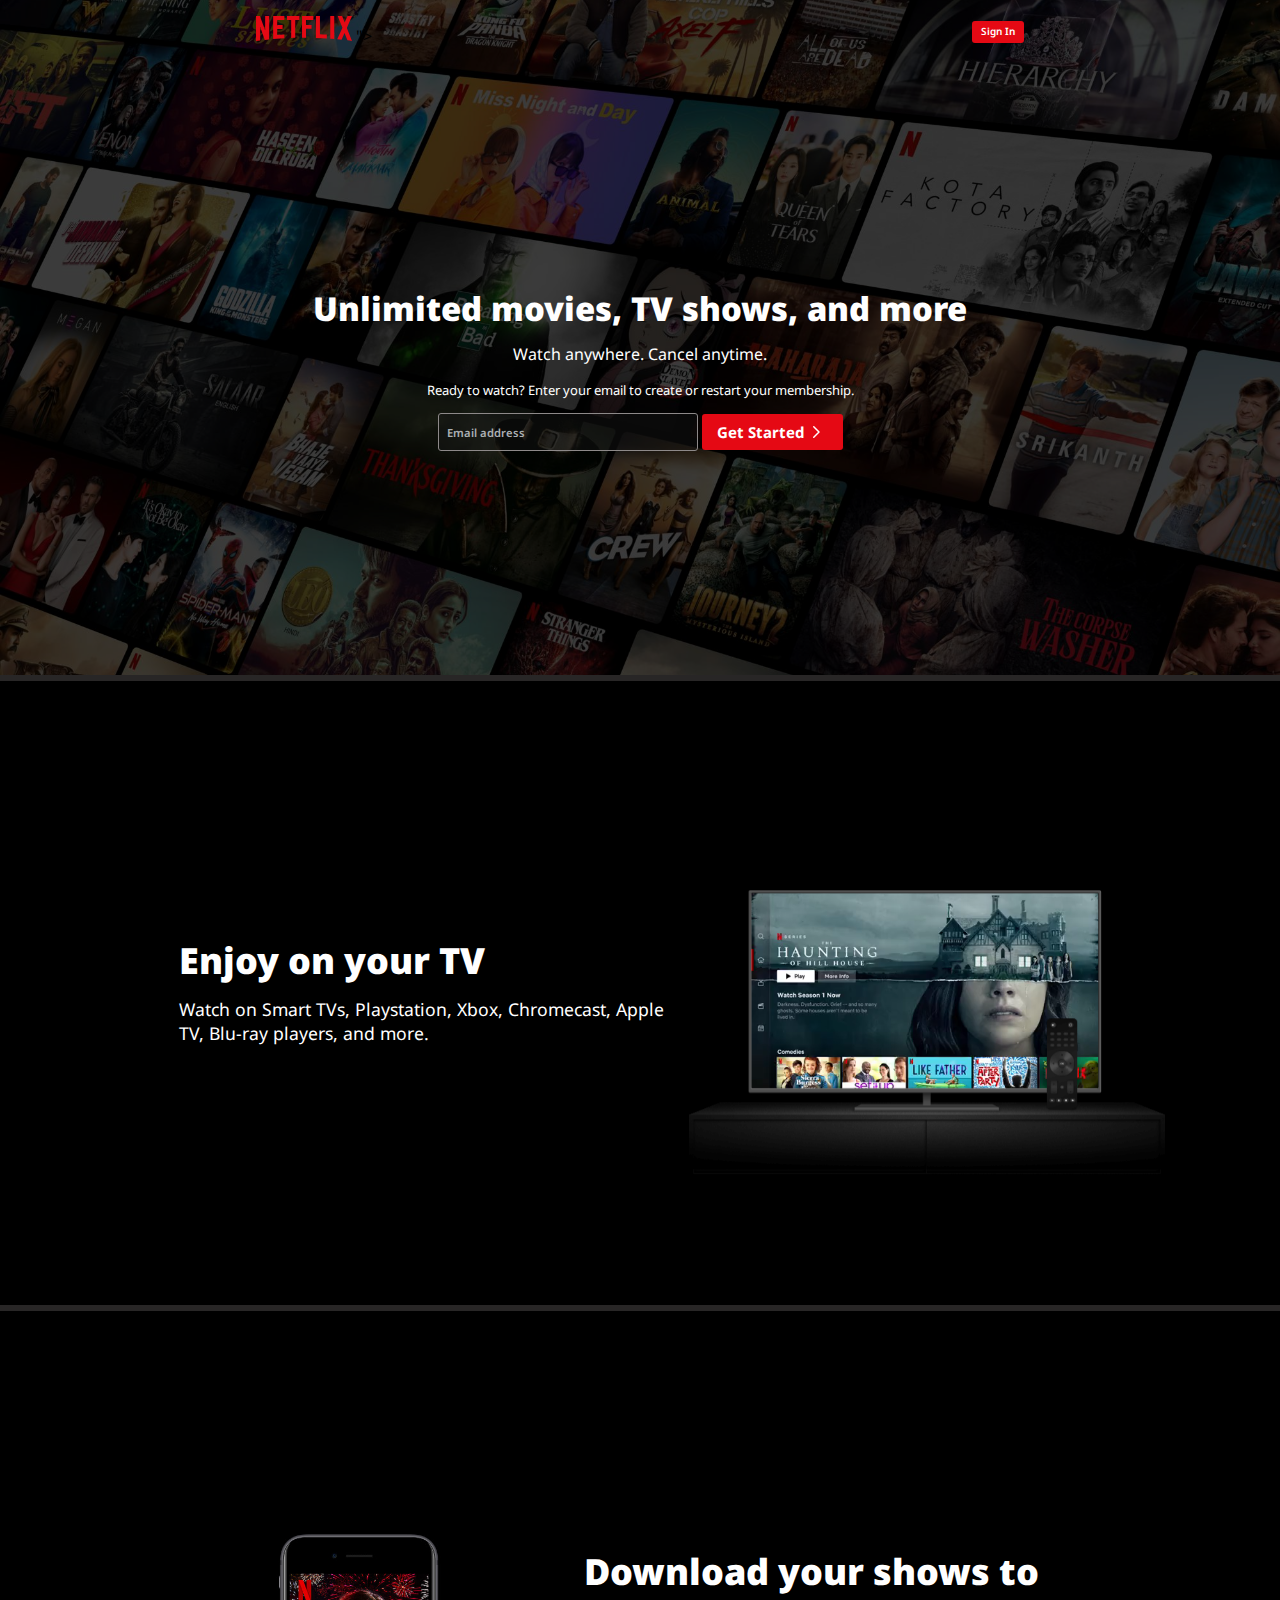
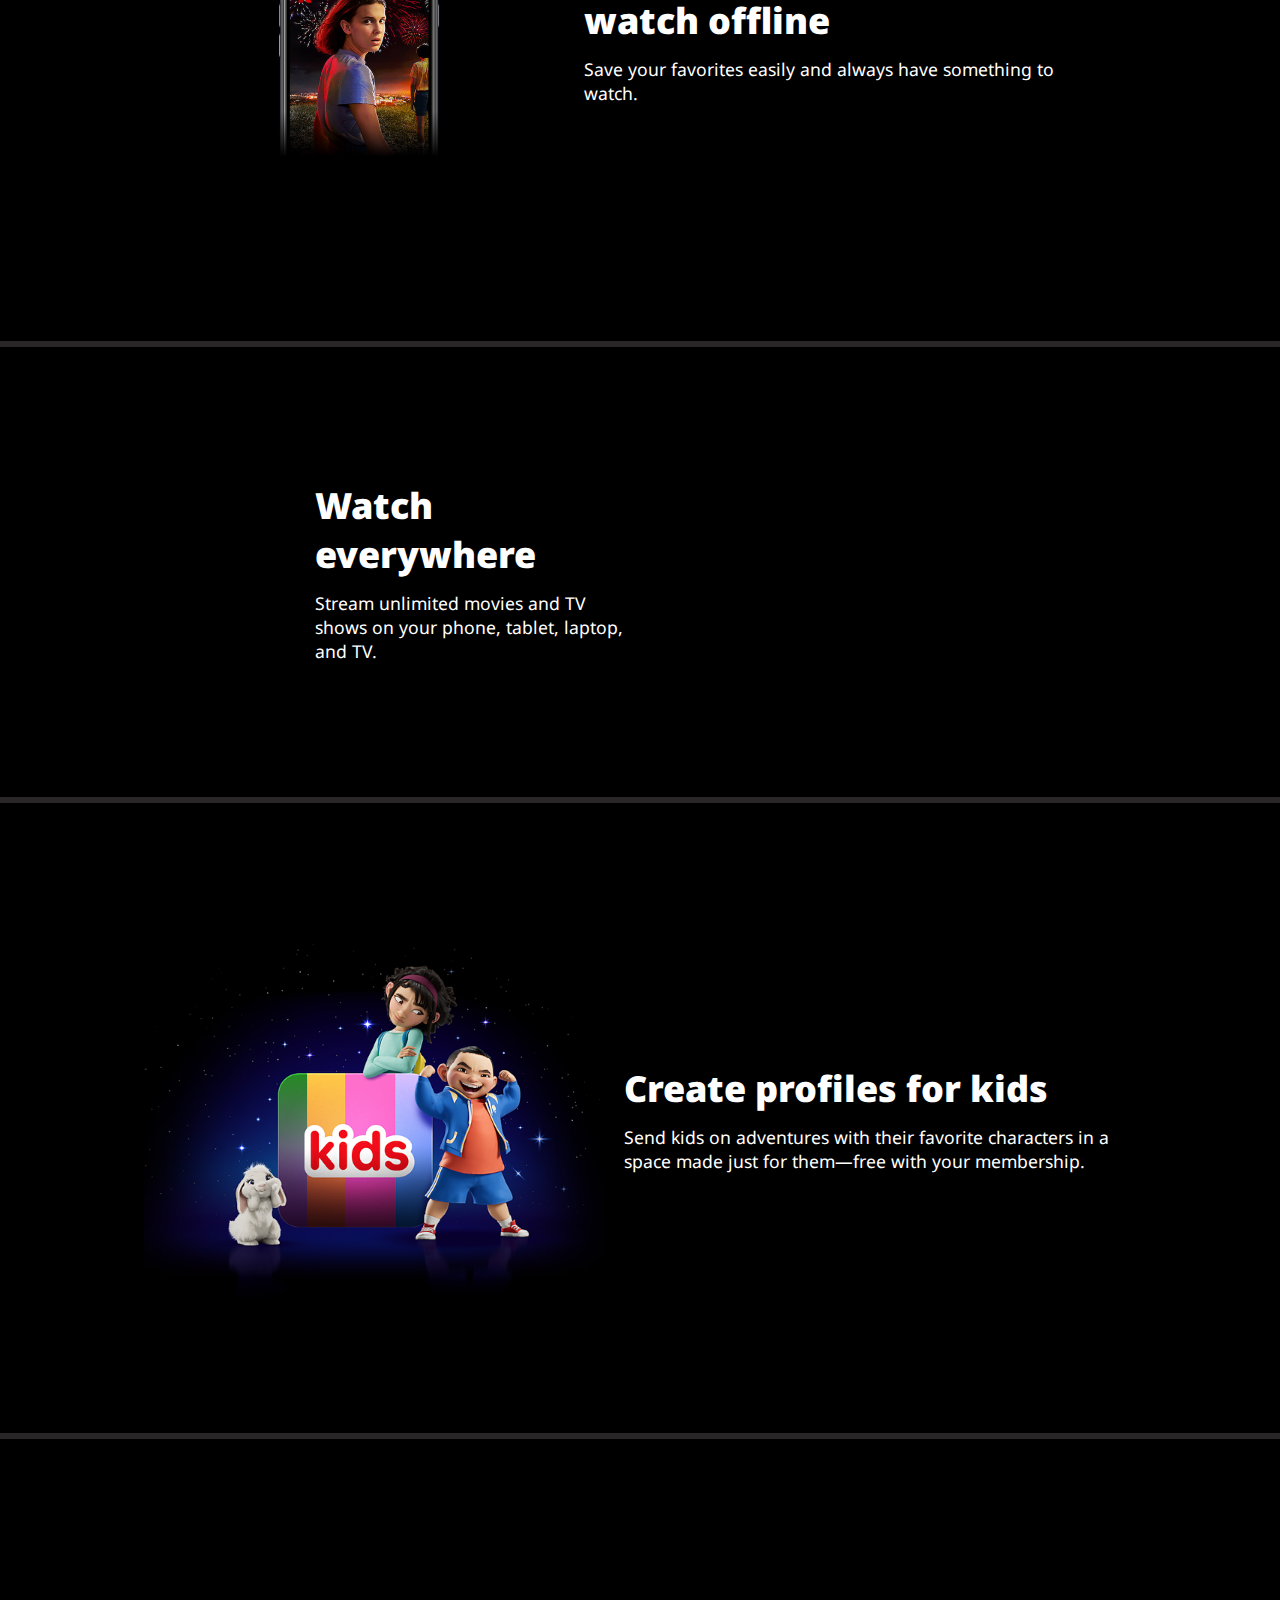
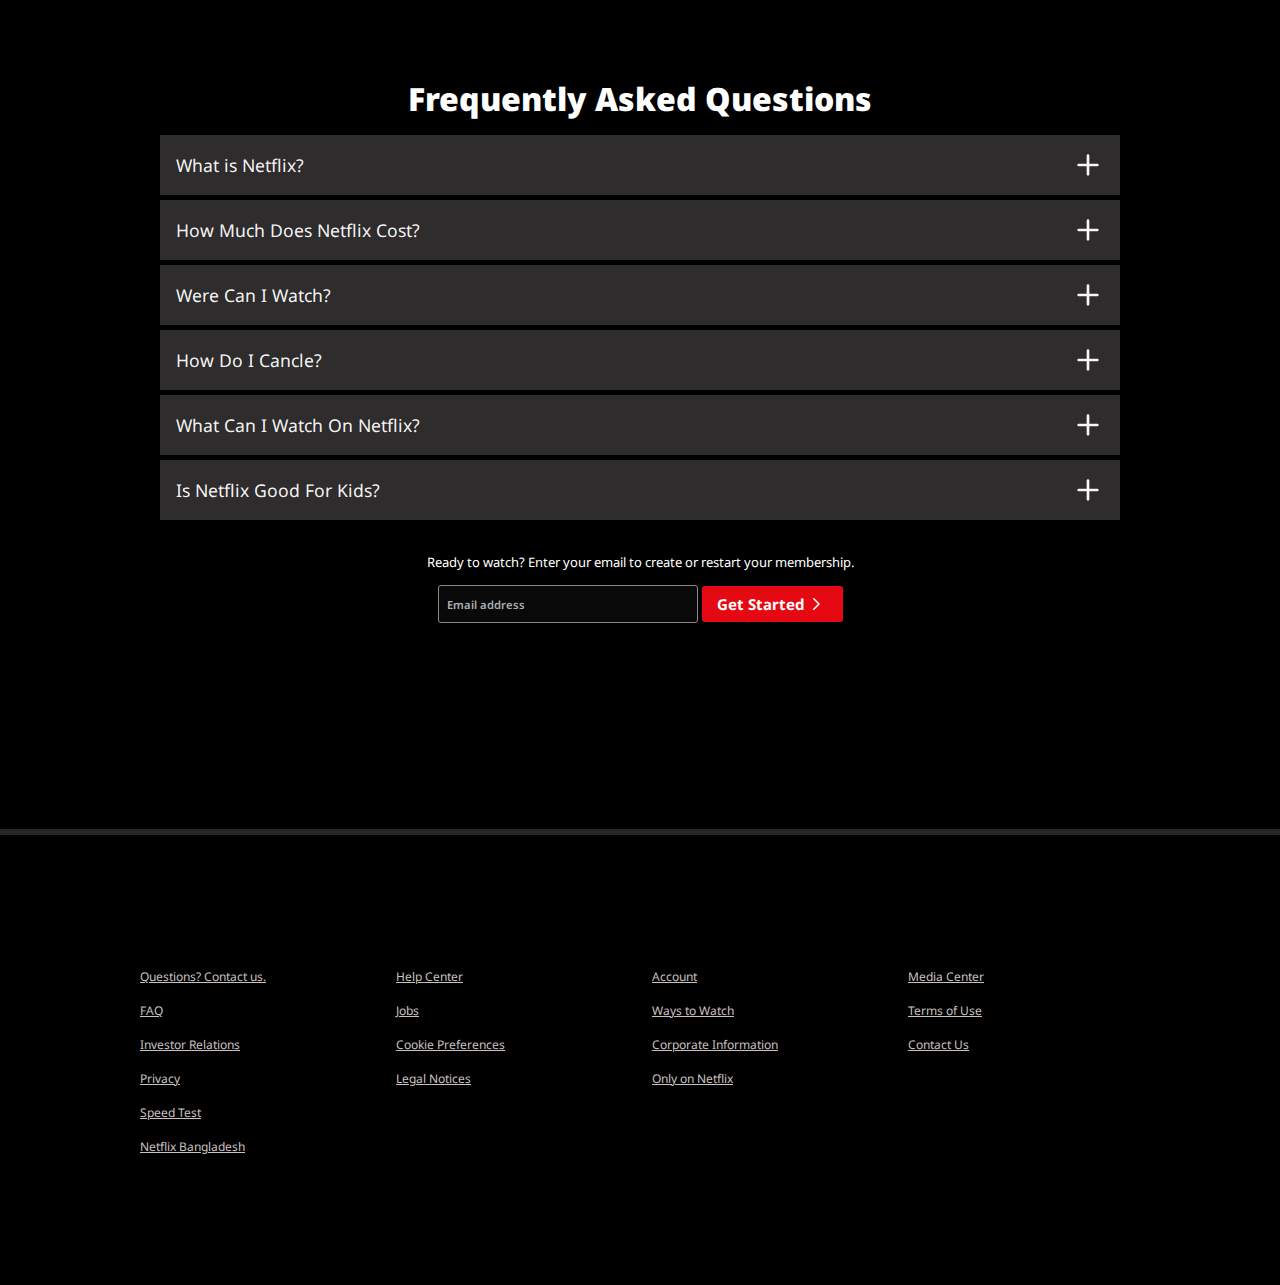
<file: #02-Netflix Front Page/index.html>
<!DOCTYPE html>
<html lang="en">

<head>
    <meta charset="UTF-8">
    <meta name="viewport" content="width=device-width, initial-scale=1.0">
    <title>Netflix Bangladesh - Watch TV Shows Online, Watch Movies Online</title>
    <link rel="shortcut icon" href="assets/images/favicon.ico" type="image/x-icon">
    <link rel="stylesheet" href="style.css">
</head>

<body>
    <div class="main">
        <nav>
            <span> <img src="assets/svg/p.svg" alt="" />
                </svg>"> </span>
            <div>
                <button class="btr"><a href="#">Sign In</a></button>
            </div>
        </nav>
        <div class="box"> </div>
        <div class="hero">
            <h1 class="sp1">Unlimited movies, TV shows, and more</h1>
            <p class="sp2"> Watch anywhere. Cancel anytime.</p>

            <h3 class="sp3">Ready to watch? Enter your email to create or restart your membership.</h3>
            <div class="e3bi">
                <input type="text" placeholder="Email address">
                <button class=" btg "><a href="#">Get Started</a> <span><svg
                            class="w-6 h-6 text-gray-800 dark:text-white" aria-hidden="true"
                            xmlns="http://www.w3.org/2000/svg" width="24" height="18" fill="none" viewBox="0 0 24 24">
                            <path stroke="currentColor" stroke-linecap="round" stroke-linejoin="round" stroke-width="2"
                                d="m9 5 7 7-7 7" />
                        </svg>
                    </span> </button>
            </div>
        </div>
        <div class="saparate"></div>
    </div>


    <section class="f1">
        <div class="idkb holla">
            <div class="idg">
                <strong> Enjoy on your TV </strong>
            </div>

            <div class="idp">
                Watch on Smart TVs, Playstation, Xbox, Chromecast, Apple TV, Blu-ray players, and more.
            </div>

        </div>
        <div class="secimg pkof">
            <div class="box">
                <img src="assets/images/tv.png" alt="">
                <video src="assets/videos/video-tv-0819.m4v" autoplay loop></video>
            </div>
        </div>
    </section>

    </div>
    <div class="saparate"></div>
    </div>


    <section class="f2">

        <div class="secimg">
            <div class="box">
                <img src="assets/images/mobile.jpg" alt="">
            </div>
        </div>

        <div class="idkb">
            <div class="idg">
                <strong> Download your shows to watch offline </strong>
            </div>

            <div class="idp">
                Save your favorites easily and always have something to watch.
            </div>

        </div>

    </section>

    </div>
    <div class="saparate"></div>
    </div>


    <section class="f3">

        <div class="idkb">
            <div class="idg">
                <strong> Watch <br> everywhere </strong>
            </div>

            <div class="idp">
                Stream unlimited movies and TV <br> shows on your phone, tablet, laptop, <br> and TV.
            </div>

        </div>
        <div class="space"></div>

    </section>
    </div>
    <div class="saparate"></div>
    </div>


    <section class="f4">
        <div class="secimg">
            <div class="box">
                <img src="assets/images/kid.png" alt="">
            </div>
        </div>

        <div class="idkb">
            <div class="idg">
                <strong> Create profiles for kids </strong>
            </div>

            <div class="idp">
                Send kids on adventures with their favorite characters in a space made just for them—free with your
                membership.
            </div>

        </div>
    </section>
    </div>
    <div class="saparate"></div>
    </div>



    <section class="faq">
        <h2>Frequently Asked Questions</h2>
        <div class="faqbox">
            <span>What is Netflix?</span>
            <svg class="w-6 h-6 text-gray-800 dark:text-white" aria-hidden="true" xmlns="http://www.w3.org/2000/svg"
                width="32" height="32" fill="white" viewBox="0 0 24 24">
                <path stroke="currentColor" stroke-linecap="round" stroke-linejoin="round" stroke-width="2"
                    d="M5 12h14m-7 7V5" />
            </svg>
        </div>
        <div class="faqbox">
            <span>How Much Does Netflix Cost?</span>
            <svg class="w-6 h-6 text-gray-800 dark:text-white" aria-hidden="true" xmlns="http://www.w3.org/2000/svg"
                width="32" height="32" fill="white" viewBox="0 0 24 24">
                <path stroke="currentColor" stroke-linecap="round" stroke-linejoin="round" stroke-width="2"
                    d="M5 12h14m-7 7V5" />
            </svg>
        </div>
        <div class="faqbox">
            <span>Were Can I Watch?</span>
            <svg class="w-6 h-6 text-gray-800 dark:text-white" aria-hidden="true" xmlns="http://www.w3.org/2000/svg"
                width="32" height="32" fill="white" viewBox="0 0 24 24">
                <path stroke="currentColor" stroke-linecap="round" stroke-linejoin="round" stroke-width="2"
                    d="M5 12h14m-7 7V5" />
            </svg>
        </div>
        <div class="faqbox">
            <span>How Do I Cancle?</span>
            <svg class="w-6 h-6 text-gray-800 dark:text-white" aria-hidden="true" xmlns="http://www.w3.org/2000/svg"
                width="32" height="32" fill="white" viewBox="0 0 24 24">
                <path stroke="currentColor" stroke-linecap="round" stroke-linejoin="round" stroke-width="2"
                    d="M5 12h14m-7 7V5" />
            </svg>
        </div>
        <div class="faqbox">
            <span>What Can I Watch On Netflix?</span>
            <svg class="w-6 h-6 text-gray-800 dark:text-white" aria-hidden="true" xmlns="http://www.w3.org/2000/svg"
                width="32" height="32" fill="white" viewBox="0 0 24 24">
                <path stroke="currentColor" stroke-linecap="round" stroke-linejoin="round" stroke-width="2"
                    d="M5 12h14m-7 7V5" />
            </svg>
        </div>
        <div class="faqbox">
            <span>Is Netflix Good For Kids?</span>
            <svg class="w-6 h-6 text-gray-800 dark:text-white" aria-hidden="true" xmlns="http://www.w3.org/2000/svg"
                width="32" height="32" fill="white" viewBox="0 0 24 24">
                <path stroke="currentColor" stroke-linecap="round" stroke-linejoin="round" stroke-width="2"
                    d="M5 12h14m-7 7V5" />
            </svg>
        </div>

        <div class="again">
            <h3 class="sp3">Ready to watch? Enter your email to create or restart your membership.</h3>
            <div class="e3bi">
                <input type="text" placeholder="Email address">
                <button class=" btg "><a href="#">Get Started</a> <span><svg
                            class="w-6 h-6 text-gray-800 dark:text-white" aria-hidden="true"
                            xmlns="http://www.w3.org/2000/svg" width="24" height="18" fill="none" viewBox="0 0 24 24">
                            <path stroke="currentColor" stroke-linecap="round" stroke-linejoin="round" stroke-width="2"
                                d="m9 5 7 7-7 7" />
                        </svg>
                    </span> </button>
            </div>
    </section>
    </div>
    <div class="saparate"></div>
    </div>



    <div class="container">
        <div class="boxes">
            <div class="boxe">
                <ul>
                    <li><a href="#">Questions? Contact us.</a></li>
                    <li><a href="#">FAQ</a></li>
                    <li><a href="#">Investor Relations</a></li>
                    <li><a href="#">Privacy</a></li>
                    <li><a href="#"> Speed Test</a></li>
                    <li><a href="#">Netflix Bangladesh</a></li>
                </ul>
            </div>
            <div class="boxe">
                <ul>
                    <li><a href="#">Help Center</a></li>
                    <li><a href="#">Jobs</a></li>
                    <li><a href="#"> Cookie Preferences</a></li>
                    <li><a href="#"> Legal Notices</a></li>
                </ul>
            </div>
            <div class="boxe">
                <ul>
                    <li><a href="#"> Account</a></li>
                    <li><a href="#">Ways to Watch</a></li>
                    <li><a href="#">Corporate Information</a></li>
                    <li><a href="#"> Only on Netflix</a></li>
                </ul>
            </div>
            <div class="boxe">
                <ul>
                    <li><a href="#">Media Center</a></li>
                    <li><a href="#">Terms of Use</a></li>
                    <li><a href="#">Contact Us</a></li>
                </ul>
            </div>
        </div>
    </div>



</body>

</html>
</file>
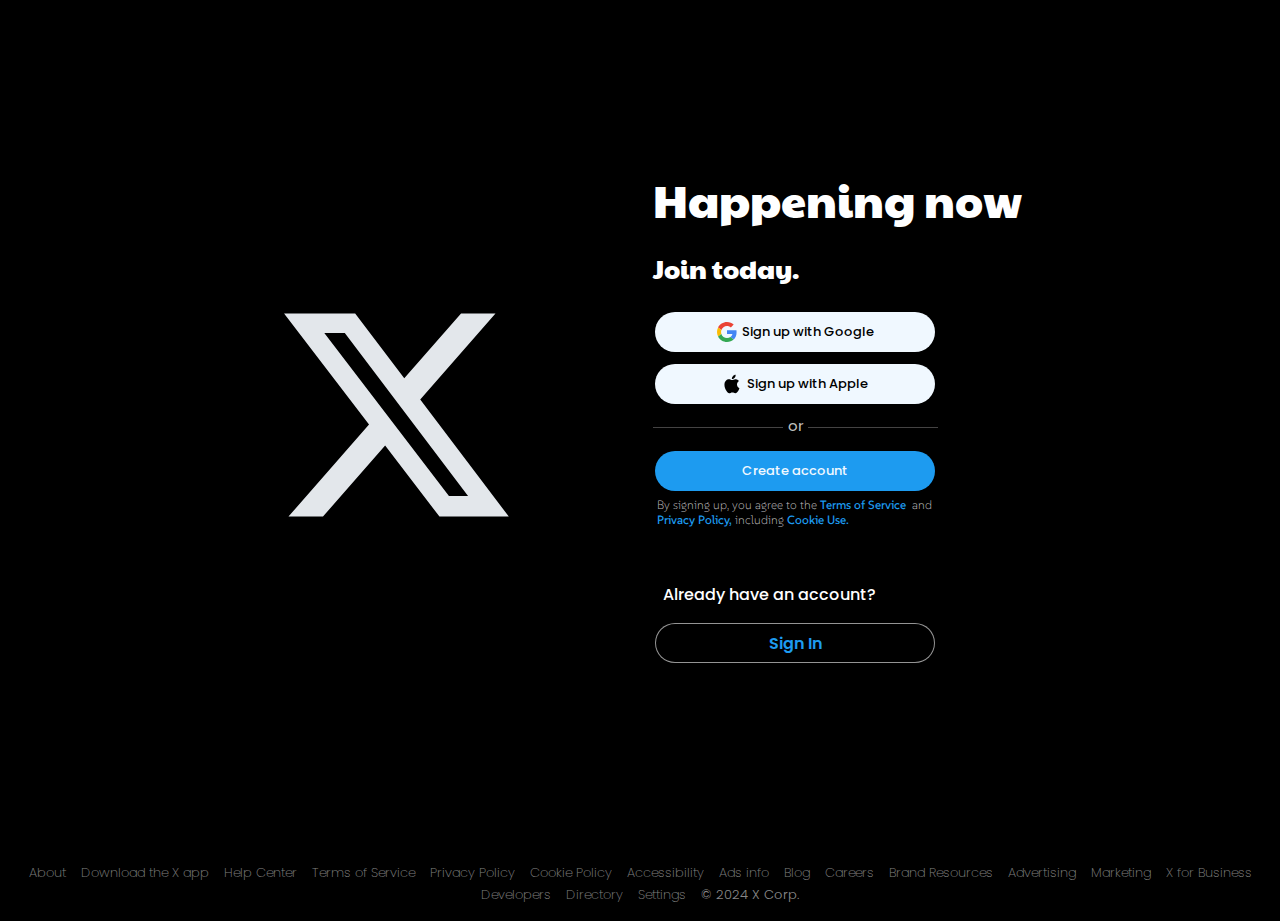
<file: #03-Twitter Login Page/index.html>
<!DOCTYPE html>
<html lang="en">
<head>
    <meta charset="UTF-8">
    <meta name="viewport" content="width=device-width, initial-scale=1.0">
    <title>X. It's what's happening / X</title>
    <link rel="shortcut icon" href="https://x.com/favicon.ico" type="image/x-icon">
    <link rel="stylesheet" href="style.css">
</head>
<body>
    <main>
        <section class="tlogo">
            <div class="svgico">
                <svg fill="rgb(227, 231, 235)" viewBox="0 0 24 24" aria-hidden="true" class="svg" >
                    <g>
                        <path d="M18.244 2.25h3.308l-7.227 8.26 8.502 11.24H16.17l-5.214-6.817L4.99 21.75H1.68l7.73-8.835L1.254 2.25H8.08l4.713 6.231zm-1.161 17.52h1.833L7.084 4.126H5.117z"></path>
                    </g>
                </svg>
            </div>
        </section>
        <section class="login">
            <div class="info">
            <h1>Happening now</h1>
            <h2>Join today.</h2>
        </div>

        <div class="container">
        <div class="logorsign">
            <div class="google">
                <svg version="1.1" xmlns="http://www.w3.org/2000/svg" viewBox="0 0 48 48" class="gsvg">
                    <g>
                        <path fill="#EA4335" d="M24 9.5c3.54 0 6.71 1.22 9.21 3.6l6.85-6.85C35.9 2.38 30.47 0 24 0 14.62 0 6.51 5.38 2.56 13.22l7.98 6.19C12.43 13.72 17.74 9.5 24 9.5z"></path>
                        <path fill="#4285F4" d="M46.98 24.55c0-1.57-.15-3.09-.38-4.55H24v9.02h12.94c-.58 2.96-2.26 5.48-4.78 7.18l7.73 6c4.51-4.18 7.09-10.36 7.09-17.65z"></path>
                        <path fill="#FBBC05" d="M10.53 28.59c-.48-1.45-.76-2.99-.76-4.59s.27-3.14.76-4.59l-7.98-6.19C.92 16.46 0 20.12 0 24c0 3.88.92 7.54 2.56 10.78l7.97-6.19z"></path>
                        <path fill="#34A853" d="M24 48c6.48 0 11.93-2.13 15.89-5.81l-7.73-6c-2.15 1.45-4.92 2.3-8.16 2.3-6.26 0-11.57-4.22-13.47-9.91l-7.98 6.19C6.51 42.62 14.62 48 24 48z"></path>
                        <path fill="none" d="M0 0h48v48H0z">

                        </path>
                    </g>
                </svg>
                <p>Sign up with Google</p>
            </div>
            <div class="apple">
                <svg viewBox="0 0 24 24" aria-hidden="true"  class="asvg" style="color: rgb(15, 20, 25);">
                    <g>
                        <path d="M16.365 1.43c0 1.14-.493 2.27-1.177 3.08-.744.9-1.99 1.57-2.987 1.57-.12 0-.23-.02-.3-.03-.01-.06-.04-.22-.04-.39 0-1.15.572-2.27 1.206-2.98.804-.94 2.142-1.64 3.248-1.68.03.13.05.28.05.43zm4.565 15.71c-.03.07-.463 1.58-1.518 3.12-.945 1.34-1.94 2.71-3.43 2.71-1.517 0-1.9-.88-3.63-.88-1.698 0-2.302.91-3.67.91-1.377 0-2.332-1.26-3.428-2.8-1.287-1.82-2.323-4.63-2.323-7.28 0-4.28 2.797-6.55 5.552-6.55 1.448 0 2.675.95 3.6.95.865 0 2.222-1.01 3.902-1.01.613 0 2.886.06 4.374 2.19-.13.09-2.383 1.37-2.383 4.19 0 3.26 2.854 4.42 2.955 4.45z"></path>
                    </g>
                </svg>
                <p>Sign up with Apple</p>
            </div>

            <p class="or">or</p>
              <div class="separate"></div>
            <div class="ca">
                <p>Create account</p>
            </div>
           <div class="text">
            <p>By signing up, you agree to the<a href="#">&nbsp;Terms of Service&nbsp;</a> and <a href="#">&nbsp; Privacy Policy,&nbsp;</a>including<a href="#">&nbsp;Cookie Use.</a></p>
           </div>
           <div class="gape"></div>
           <h3>Already have an account?</h3>
           <div class="lastsign">
            <p>Sign In</p>
        </div>
            </div>
        </div>
        </section>
    </main>
    
    <footer>
        <ul>
            <li><a href="#">About</a></li>
            <li><a href="#">Download the X app</a></li>
            <li><a href="#">Help Center</a></li>
            <li><a href="#">Terms of Service</a></li>
            <li><a href="#">Privacy Policy</a></li>
            <li><a href="#">Cookie Policy</a></li>
            <li><a href="#">Accessibility</a></li>
            <li><a href="#">Ads info</a></li>
            <li><a href="">Blog</a></li>
            <li><a href="#">Careers</a></li>
            <li><a href="#">Brand Resources</a></li>
            <li><a href="#">Advertising</a></li>
            <li><a href="#">Marketing</a></li>
            <li><a href="#">X for Business</a></li>
            <li><a href="#">Developers</a></li>
            <li><a href="#">Directory</a></li>
            <li><a href="#">Settings</a></li>
            <li>© 2024 X Corp.</li>
        </ul>
    </footer>
</body>
</html>
</file>
<file: #02-Netflix Front Page/style.css>
@import url('https://fonts.googleapis.com/css2?family=Noto+Sans:ital,wght@0,100..900;1,100..900&display=swap');
*{
    font-family: "Noto Sans", sans-serif;
    font-weight: 400;
    margin: 0;
    padding: 0;
    box-sizing: border-box;
}

body{
    width: 100vw;
    background-color: black;
    overflow: hidden auto;
}
.main{
    background-image: url("assets/images/bg.jpg");
    background-position: center center;
    height: 75vh;
    position: relative;
    background-repeat: no-repeat;
    background-size: max(1200px, 100vw);
}
.main .box{
    width: 100%;
    height: 75vh;
    background-color: black;
    opacity: 0.69;
    position: absolute;
    top: 0;
}
nav{
    display: flex;
    align-items: center;
    justify-content: space-between;
    max-width: 60vw;
    margin: auto;
    height: 62px;
}
nav span img{
    color: rgb(229, 9, 20);
    position: relative;
    z-index: 10;
    width:96px;
}
nav div button{
    position: relative;
    z-index: 10;
}
.hero{
    display: flex;
    align-items: center;
    justify-content: center;
    flex-direction: column;
    width: 100%;
    height:calc(100% - 62px);
    color: white;
    position: relative;
    z-index: 10;
    padding: 0px 12px;
}
.sp1{
    text-align: center;
    font-size: 2.05rem;
    font-weight: 900;
}
.sp2{
   
    text-align: center;
    margin-top: 12px;
}
.sp3{
    text-align: center;
    font-size: 13px;
    margin: 16px 0px 14px 0px;
}
.saparate{
    height: 6px;
    background-color: rgb(66, 64, 64);
    opacity: 0.6;
}
.btr a{
    font-weight: 600;
    color: white;
    text-decoration: none;
    text-align: center;
    border-radius: 3px;
    font-size: 10px;
    position: relative;
    bottom: 1.5px;
}
.btr{
    border-radius: 3px;
    border: none;
    width: 52px;
    background-color: rgb(229, 9, 20);
    padding: 2px 8px;
}
.btg{
    border: none;
    padding: 7px 15px;
    
    border-radius: 3px;
    margin-left: 2px;
    background-color: rgb(229, 9, 20);
    display: flex;
    justify-content: center;
    align-items: center;
}
.btg a{
    font-size: 15px;
    color: white;
    font-weight: bold;
    text-decoration: none;
}

.e3bi input{
    border: 1px solid rgb(141, 137, 137);
    padding: 7px 48px 7px 8px;
    border-radius: 3px;
   background-color: rgba(23,23,23, 0.4);
    height: 38px;
    width: 260px;
}
.e3bi input::placeholder{
    font-size: 0.7rem;
    font-weight: 600;
    color: rgb(171, 175, 179);
}
.e3bi{
    display: flex;
    justify-content: center;
    align-items: center;
    flex-wrap: wrap;
  gap: 2px;
}
.btg span svg{
    position: relative;
    top: 2px;
    color: white;
}
.f1, .f2, .f3, .f4{
    display: flex;
    justify-content: center;
    align-items: center;
    margin: auto;
    color: white;
    flex-wrap: wrap;
    height: 70vh;
    width: 100vw;
    overflow: hidden;
}
.idkb{
    width: 100%;
    margin-right: 60px;
    width: 40vw;
}

.idkb div strong{
    font-weight: 900;
   font-size: 36px;
}
.idg{
    margin-bottom: 12px;
}
.idp{
    font-size: 1.1rem;
}
.box{
    display: grid;
    width: 460px;
    justify-content: center;
    align-items: center;
    width: 350px;
    justify-content: center;
    align-items: center;
}
.box img{
    grid-row: 1 / 2;
    grid-column: 1 / 2;
    z-index: 1;
    width: 100%;
}
.f1 .box img{
    width: 136%;
    position: relative;
    right: 62px;
    top: 7px;
}
.box video{
    grid-row: 1/2;
    grid-column: 1/2;
    width: 100%;
}
.f2 .secimg{
    width: 400px;
}
.f2 .idkb, .f4 .idkb{
    margin-right: 0px;
    z-index: 1;
}
body .f3{
    height: 50vh;
}

.f3 .idkb{
    margin-right: 0px;
    width: 500px;
}
.space{
    width: 150px;
    height: 50px;
}
.f4 .box{
    width: 480px;
}

.faq{
    height: 110vh;
    display: flex;
    flex-direction: column;
    justify-content: center;
    align-items: center;
    gap: 5px;
    overflow: hidden;
}
.faq h2{
    font-weight: 900;
    font-size: 32px;
    color: white;
    margin: 32px 0px 10px 0px;
}
.faqbox{
    width: 75vw;
    height: 60px;
    background-color: rgba(82, 79, 79, 0.56);
    display: flex;
    align-items: center;
    justify-content: space-between;
}
.faqbox span, .faqbox svg{
    color: rgba(255, 255, 255, 0.966);
    margin:  0px 16px;
    font-size: 1.1rem;
}
.again h3{
    color: white;
}
.again{
    margin-top: 12px;
}
.container{
    height: 50vh;
    display: flex;
    justify-content: center;
    align-items: center;
    overflow: hidden;
}
.boxes{
    width: 80vw;
    display: grid;
    grid-template-columns: repeat(4, 1fr);
}
.boxe ul li a{
    color: rgb(201, 193, 193);
    font-size: 12px;
}
.boxe ul li{
    margin: 12px;
    list-style: none;
}



@media only screen and (max-width:940px){
    .idkb{
        width: 80vw;
    margin: 50px;
   
    }
    .idg , .idp{
        text-align: center;
    }
    .space{
        display: none;
    }
     .f1 .holla{
        margin-top: 100px;
    }
    .pkof{
        margin-bottom: 40px;
    }
    .f2 .secimg .box{
        width: 100%;
    }
    .f2{
    align-content: center;
    gap: 12px;
    }
    .faqbox{
        width: 90vw;
    }
    .faq{
        height: 80vh;
    }
    .boxes{
        grid-template-columns: repeat(2, 1fr);
    }
    .f2, .f4{
        position: relative;
    }
    .f2 .secimg{
        position: absolute;
        bottom: 70px;
    }
    .f2 .idkb{
        position: absolute ;
        top: 50px;
    }
    .f4 .idkb{
        position: absolute ;
        top: 40px;
    }
    .f4 .secimg{
        position: absolute;
        bottom: 30px;
    }
}

@media only screen and (max-width:600px){
    *{
        font-size: 1em !important;
    }

    .container{
        height: 70vh;
    }
    .pkof .box{
        width: 260px;
    }
    .pkof .box img{
        right: 46px;
    }

    .f2 .idkb, .f3 .idkb, .f4 .idkb{
        margin: 0px;
    }
    .f4 .secimg .box img{
        width: 400px;
    }
    .f4, .f2, .f1{
       height: 60vh;
    }
    .f2 .secimg{
        bottom: 26px;
    }
}
</file>
<file: #03-Twitter Login Page/style.css>
@import url('https://fonts.googleapis.com/css2?family=Paytone+One&family=Poppins:ital,wght@0,100;0,200;0,300;0,400;0,500;0,600;0,700;0,800;0,900;1,100;1,200;1,300;1,400;1,500;1,600;1,700;1,800;1,900&family=SUSE:wght@100..800&display=swap');

*{
    margin: 0;
    padding: 0;
    box-sizing: border-box;
    font-family: "Poppins", sans-serif;
    font-weight: 500;
}

body{
    background-color: black;
}
.svg{
    width: 380px;
}
h1, h2{
    font-family: "Paytone One", sans-serif;
    font-weight: 400;
    font-style: normal;
    color: white;
}
h1{
    font-size: 4em;
}
h2{
    font-size: 2rem;
    margin: 30px 30px 30px 0px;
}
main{
    width: 100%;
    min-height: 93vh;
    display: flex;
    justify-content: center;
    align-items: center;
    flex-wrap: wrap;
    gap: 350px;
}
.svgico{
    padding: 12px;
}

.logorsign{
    width: 285px;
    display: flex;
    flex-direction: column;
    justify-content: center;
    align-items: center;
}
.google, .apple{
    width: 280px;
    height: 40px;
    border-radius: 50px;
    background-color: aliceblue;
    display: flex;
    justify-content: center;
    align-items: center;
    gap: 5px;
    margin: 6px;
    cursor: pointer;
}
.apple{
    margin-bottom: 0px;
}
.gsvg, .asvg{
    width: 20px;
}
.google p, .apple p{
    font-size: 13px;
}

.ca{
    width: 280px;
    height: 40px;
    border-radius: 50px;
    background-color: rgb(29, 155, 240);
    display: flex;
    justify-content: center;
    align-items: center;
    margin: 6px;
    cursor: pointer;

}
.ca p{
    color: aliceblue;
    font-size: 13px;
}
.separate{
   width: 100%;
   height: 0.8px;
   background-color: rgba(219, 215, 215, 0.308);
   margin-bottom: 18px;
}
.or{
    color: rgba(255, 255, 255, 0.774);
    font-size: 15px;
    font-weight: 400;
    position: relative;
    top: 10px;
    padding: 0px 5px;
    background-color: black;
}
.text p{
    color: rgba(241, 238, 238, 0.795);
    font-size: 12px;
    font-weight: 200;
    font-family: "SUSE", sans-serif;
    margin-left: 4px;
}
.text p a{
    text-decoration: none;
    font-family: "SUSE", sans-serif;
}
.text p a:link, .text p a:visited{
    color: rgb(29, 155, 240);
}
.text p a:hover{
    text-decoration:underline;
}
.gape{
    height: 45px;
}
h3{
    color: white;
    align-self: flex-start;
    margin: 10px;
    font-size: 16px;
    position: relative;
}
.lastsign{
    width: 280px;
    height: 40px;
    border-radius: 50px;
    background-color: black;
    display: flex;
    justify-content: center;
    align-items: center;
    margin: 6px;
    border: 1px solid rgba(255, 255, 255, 0.582);
    cursor: pointer;
}
.lastsign:hover{
    background-color:rgba(29, 156, 240, 0.1) ;
}
.lastsign p{
    color: rgb(29, 155, 240);
    font-weight: 600;
}
footer{
    margin: 26px 0px 16px 0px;
}
footer ul li a{
    color: rgba(255, 255, 255, 0.514);
    font-size: 13px;
    text-decoration: none;
    font-weight: 200;
}
footer ul li a:hover{
    text-decoration:underline;
}
footer ul li{
    color: rgba(255, 255, 255, 0.55);
    list-style: none;
    font-weight: 300;
    font-size: 13px;
}
footer ul {
    display: flex;
    flex-wrap: wrap;
    gap: 15px;
}
footer ul{
    display: flex;
    justify-content: center;
    row-gap: 2px;
    margin: 12px;
}

@media only screen and (max-width:1330px){
    .svg{
        width: 250px;
    }
    main{
        gap: 120px;
    }
    h1{
        font-size: 2.8em;
    }
    h2{
        font-size: 1.6rem;
        margin: 20px 20px 20px 0px;
    }
 
}

@media only screen and (max-width: 850px){
    h1{
        font-size: 2.8em;
    }
    h2{
        font-size: 1.6rem;
        margin: 16px 16px 16px 0px;
    }
    .svg{
        width: 50px;
    }
    main{
        gap: 12px;
        flex-direction: column;
         align-items: center;
         justify-content: center;
         min-height: 85vh;
    }
   .container{
    display: flex;
    flex-direction: column;
    align-items: center;
   }
   .info{
      width: 280px;
   }
   .tlogo{
    position: relative;
    right: 124px;
   }
   .svgico{
    margin-top: 16px;
   }
   footer ul li a, footer ul li{
    font-size: 12px;
   }
}
</file>
